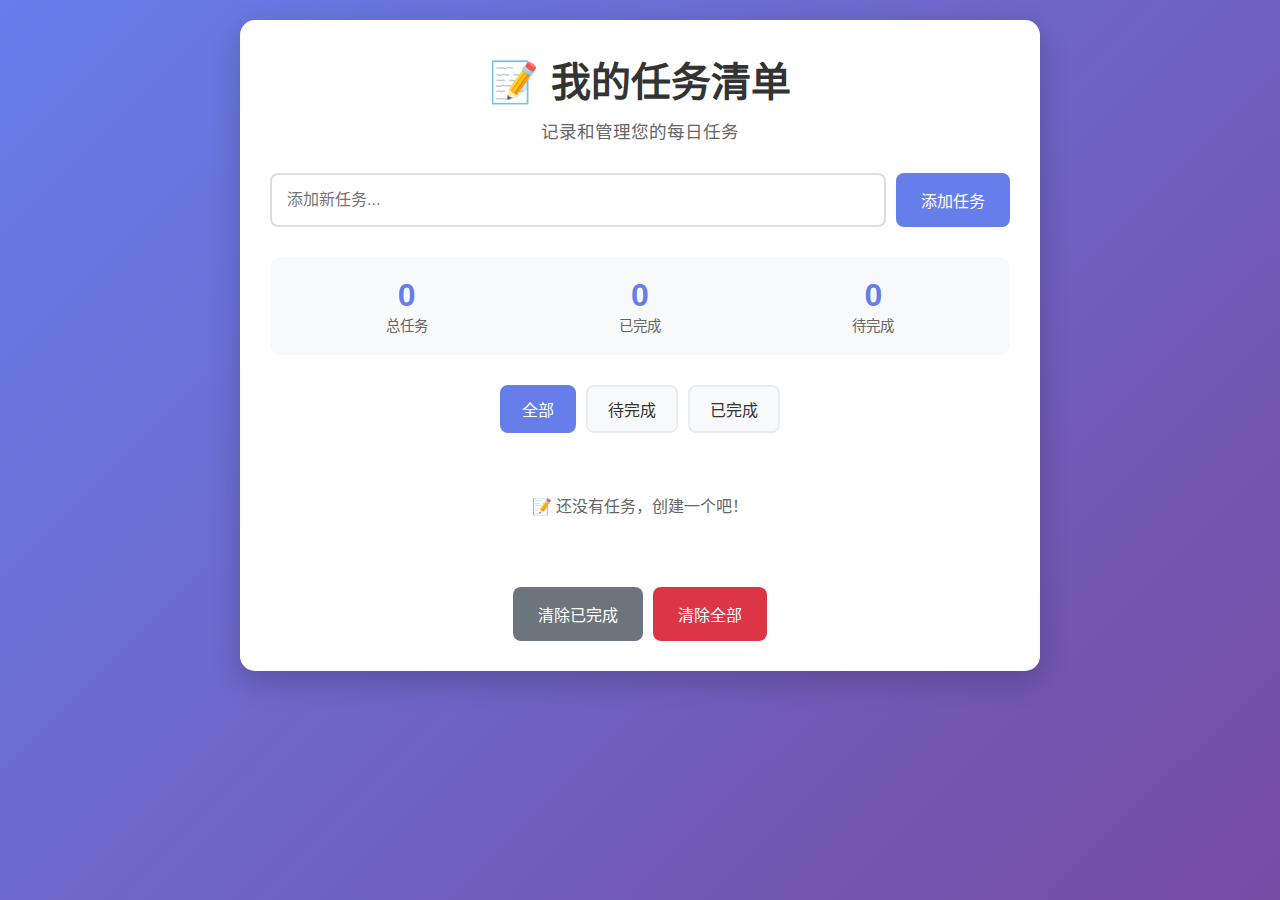
<file: index.html>
<!DOCTYPE html>
<html lang="zh-CN">
<head>
    <meta charset="UTF-8">
    <meta name="viewport" content="width=device-width, initial-scale=1.0">
    <title>我的任务管理器</title>
    <link rel="stylesheet" href="style.css">
</head>
<body>
    <div class="container">
        <header>
            <h1>📝 我的任务清单</h1>
            <p>记录和管理您的每日任务</p>
        </header>

        <div class="input-section">
            <input type="text" id="taskInput" placeholder="添加新任务..." maxlength="100">
            <button onclick="addTask()">添加任务</button>
        </div>

        <div class="stats">
            <div class="stat-item">
                <span class="stat-number" id="totalTasks">0</span>
                <span class="stat-label">总任务</span>
            </div>
            <div class="stat-item">
                <span class="stat-number" id="completedTasks">0</span>
                <span class="stat-label">已完成</span>
            </div>
            <div class="stat-item">
                <span class="stat-number" id="pendingTasks">0</span>
                <span class="stat-label">待完成</span>
            </div>
        </div>

        <div class="filter-buttons">
            <button class="filter-btn active" onclick="filterTasks('all')">全部</button>
            <button class="filter-btn" onclick="filterTasks('pending')">待完成</button>
            <button class="filter-btn" onclick="filterTasks('completed')">已完成</button>
        </div>

        <ul id="taskList" class="task-list"></ul>

        <div class="action-buttons">
            <button onclick="clearCompleted()" class="secondary-btn">清除已完成</button>
            <button onclick="clearAll()" class="danger-btn">清除全部</button>
        </div>
    </div>

    <script src="script.js"></script>
</body>
</html>
</file>
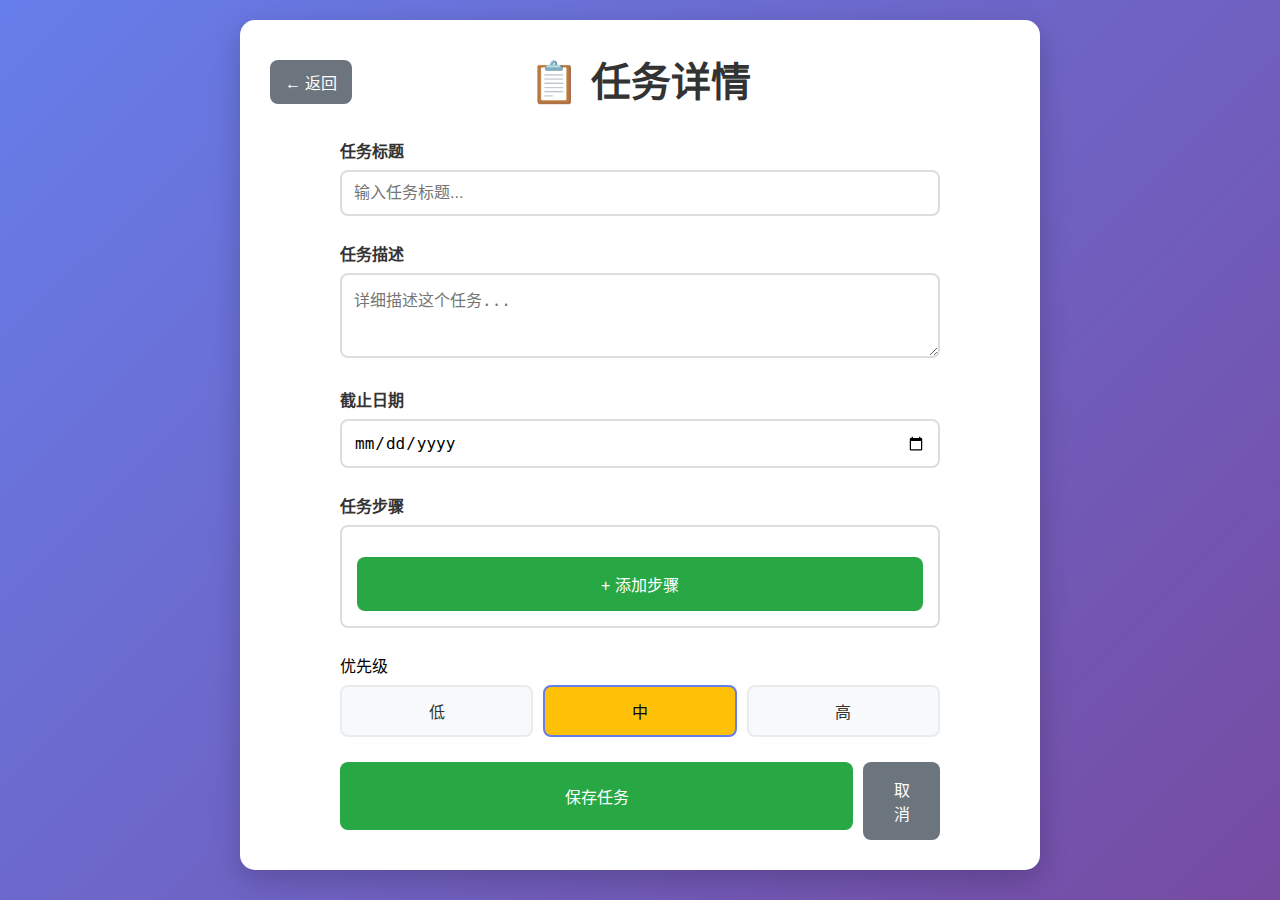
<file: task-detail.html>
<!DOCTYPE html>
<html lang="zh-CN">
<head>
    <meta charset="UTF-8">
    <meta name="viewport" content="width=device-width, initial-scale=1.0">
    <title>任务详情 - 我的任务管理器</title>
    <link rel="stylesheet" href="style.css">
</head>
<body>
    <div class="container">
        <header>
            <button onclick="goBack()" class="back-btn">← 返回</button>
            <h1>📋 任务详情</h1>
        </header>

        <div class="task-detail-section">
            <div class="form-group">
                <label for="taskTitle">任务标题</label>
                <input type="text" id="taskTitle" placeholder="输入任务标题..." maxlength="100">
            </div>

            <div class="form-group">
                <label for="taskDescription">任务描述</label>
                <textarea id="taskDescription" placeholder="详细描述这个任务..." rows="3"></textarea>
            </div>

            <div class="form-group">
                <label for="dueDate">截止日期</label>
                <input type="date" id="dueDate">
            </div>

            <div class="form-group">
                <label>任务步骤</label>
                <div class="steps-container">
                    <div id="stepsList" class="steps-list"></div>
                    <button type="button" onclick="addStep()" class="add-step-btn">+ 添加步骤</button>
                </div>
            </div>

            <div class="priority-section">
                <label>优先级</label>
                <div class="priority-buttons">
                    <button type="button" class="priority-btn low" onclick="setPriority('low')">低</button>
                    <button type="button" class="priority-btn medium active" onclick="setPriority('medium')">中</button>
                    <button type="button" class="priority-btn high" onclick="setPriority('high')">高</button>
                </div>
            </div>

            <div class="action-buttons">
                <button onclick="saveTask()" class="save-btn">保存任务</button>
                <button onclick="goBack()" class="secondary-btn">取消</button>
            </div>
        </div>
    </div>

    <script src="task-detail.js"></script>
</body>
</html>
</file>
<file: style.css>
* {
    margin: 0;
    padding: 0;
    box-sizing: border-box;
}

body {
    font-family: 'Segoe UI', Tahoma, Geneva, Verdana, sans-serif;
    background: linear-gradient(135deg, #667eea 0%, #764ba2 100%);
    min-height: 100vh;
    padding: 20px;
}

.container {
    max-width: 800px;
    margin: 0 auto;
    background: white;
    border-radius: 15px;
    box-shadow: 0 10px 30px rgba(0, 0, 0, 0.2);
    padding: 30px;
}

header {
    text-align: center;
    margin-bottom: 30px;
    position: relative;
}

header h1 {
    color: #333;
    font-size: 2.5em;
    margin-bottom: 10px;
}

header p {
    color: #666;
    font-size: 1.1em;
}

.back-btn {
    position: absolute;
    left: 0;
    top: 10px;
    background: #6c757d;
    padding: 10px 15px;
}

.back-btn:hover {
    background: #5a6268;
}

.input-section {
    display: flex;
    gap: 10px;
    margin-bottom: 30px;
}

#taskInput {
    flex: 1;
    padding: 15px;
    border: 2px solid #ddd;
    border-radius: 8px;
    font-size: 16px;
    outline: none;
    transition: border-color 0.3s;
}

#taskInput:focus {
    border-color: #667eea;
}

button {
    padding: 15px 25px;
    background: #667eea;
    color: white;
    border: none;
    border-radius: 8px;
    cursor: pointer;
    font-size: 16px;
    transition: all 0.3s;
}

button:hover {
    background: #5a6fd8;
    transform: translateY(-2px);
}

.stats {
    display: flex;
    justify-content: space-around;
    margin-bottom: 30px;
    background: #f8f9fa;
    padding: 20px;
    border-radius: 10px;
}

.stat-item {
    text-align: center;
}

.stat-number {
    display: block;
    font-size: 2em;
    font-weight: bold;
    color: #667eea;
}

.stat-label {
    color: #666;
    font-size: 0.9em;
}

.filter-buttons {
    display: flex;
    gap: 10px;
    margin-bottom: 20px;
    justify-content: center;
    flex-wrap: wrap;
}

.filter-btn {
    background: #f8f9fa;
    color: #333;
    border: 2px solid #e9ecef;
    padding: 10px 20px;
}

.filter-btn.active {
    background: #667eea;
    color: white;
    border-color: #667eea;
}

.task-list {
    margin-bottom: 30px;
}

.task-card {
    background: #f8f9fa;
    border-radius: 10px;
    padding: 20px;
    margin-bottom: 15px;
    border-left: 4px solid #667eea;
    transition: all 0.3s;
    cursor: pointer;
}

.task-card:hover {
    transform: translateX(5px);
    box-shadow: 0 5px 15px rgba(0, 0, 0, 0.1);
}

.task-card.completed {
    opacity: 0.6;
    border-left-color: #28a745;
    order: 1; /* 已完成任务排在最后 */
}

.task-header {
    display: flex;
    justify-content: between;
    align-items: flex-start;
    margin-bottom: 10px;
}

.task-title {
    font-size: 1.2em;
    font-weight: bold;
    flex: 1;
    margin-right: 15px;
}

.task-card.completed .task-title {
    text-decoration: line-through;
    color: #666;
}

.task-meta {
    display: flex;
    gap: 15px;
    font-size: 0.9em;
    color: #666;
    margin-bottom: 10px;
}

.task-priority {
    padding: 3px 8px;
    border-radius: 12px;
    font-size: 0.8em;
    font-weight: bold;
}

.priority-high {
    background: #dc3545;
    color: white;
}

.priority-medium {
    background: #ffc107;
    color: #000;
}

.priority-low {
    background: #28a745;
    color: white;
}

.due-date {
    color: #666;
}

.due-date.overdue {
    color: #dc3545;
    font-weight: bold;
}

.task-steps {
    margin-top: 10px;
}

.step-item {
    display: flex;
    align-items: center;
    padding: 8px 0;
    border-bottom: 1px solid #eee;
}

.step-item:last-child {
    border-bottom: none;
}

.step-checkbox {
    margin-right: 10px;
    transform: scale(1.1);
}

.step-text {
    flex: 1;
    font-size: 0.95em;
}

.step-item.completed .step-text {
    text-decoration: line-through;
    color: #666;
}

.step-progress {
    margin-top: 10px;
    background: #e9ecef;
    border-radius: 10px;
    height: 6px;
    overflow: hidden;
}

.step-progress-bar {
    height: 100%;
    background: #28a745;
    transition: width 0.3s;
}

/* 任务详情页样式 */
.task-detail-section {
    max-width: 600px;
    margin: 0 auto;
}

.form-group {
    margin-bottom: 25px;
}

.form-group label {
    display: block;
    margin-bottom: 8px;
    font-weight: bold;
    color: #333;
}

.form-group input,
.form-group textarea {
    width: 100%;
    padding: 12px;
    border: 2px solid #ddd;
    border-radius: 8px;
    font-size: 16px;
    transition: border-color 0.3s;
}

.form-group input:focus,
.form-group textarea:focus {
    border-color: #667eea;
    outline: none;
}

.steps-container {
    border: 2px solid #ddd;
    border-radius: 8px;
    padding: 15px;
}

.steps-list {
    margin-bottom: 15px;
}

.step-input-item {
    display: flex;
    align-items: center;
    gap: 10px;
    margin-bottom: 10px;
}

.step-input {
    flex: 1;
    padding: 8px 12px;
    border: 1px solid #ccc;
    border-radius: 5px;
}

.remove-step {
    background: #dc3545;
    padding: 8px 12px;
    font-size: 14px;
}

.add-step-btn {
    background: #28a745;
    width: 100%;
}

.add-step-btn:hover {
    background: #218838;
}

.priority-section {
    margin-bottom: 25px;
}

.priority-buttons {
    display: flex;
    gap: 10px;
    margin-top: 8px;
}

.priority-btn {
    flex: 1;
    padding: 12px;
    background: #f8f9fa;
    color: #333;
    border: 2px solid #e9ecef;
}

.priority-btn.active {
    border-color: #667eea;
}

.priority-btn.low.active {
    background: #28a745;
    color: white;
}

.priority-btn.medium.active {
    background: #ffc107;
    color: #000;
}

.priority-btn.high.active {
    background: #dc3545;
    color: white;
}

.save-btn {
    background: #28a745;
    width: 100%;
    margin-bottom: 10px;
}

.save-btn:hover {
    background: #218838;
}

.action-buttons {
    display: flex;
    gap: 10px;
    justify-content: center;
}

.secondary-btn {
    background: #6c757d;
}

.secondary-btn:hover {
    background: #5a6268;
}

.danger-btn {
    background: #dc3545;
}

.danger-btn:hover {
    background: #c82333;
}

.empty-state {
    text-align: center;
    padding: 40px;
    color: #666;
}

/* 响应式设计 */
@media (max-width: 600px) {
    .container {
        padding: 20px;
        margin: 10px;
    }
    
    .input-section {
        flex-direction: column;
    }
    
    .stats {
        flex-direction: column;
        gap: 15px;
    }
    
    .action-buttons {
        flex-direction: column;
    }
    
    .task-header {
        flex-direction: column;
        gap: 10px;
    }
    
    .task-meta {
        flex-direction: column;
        gap: 5px;
    }
}
</file>
